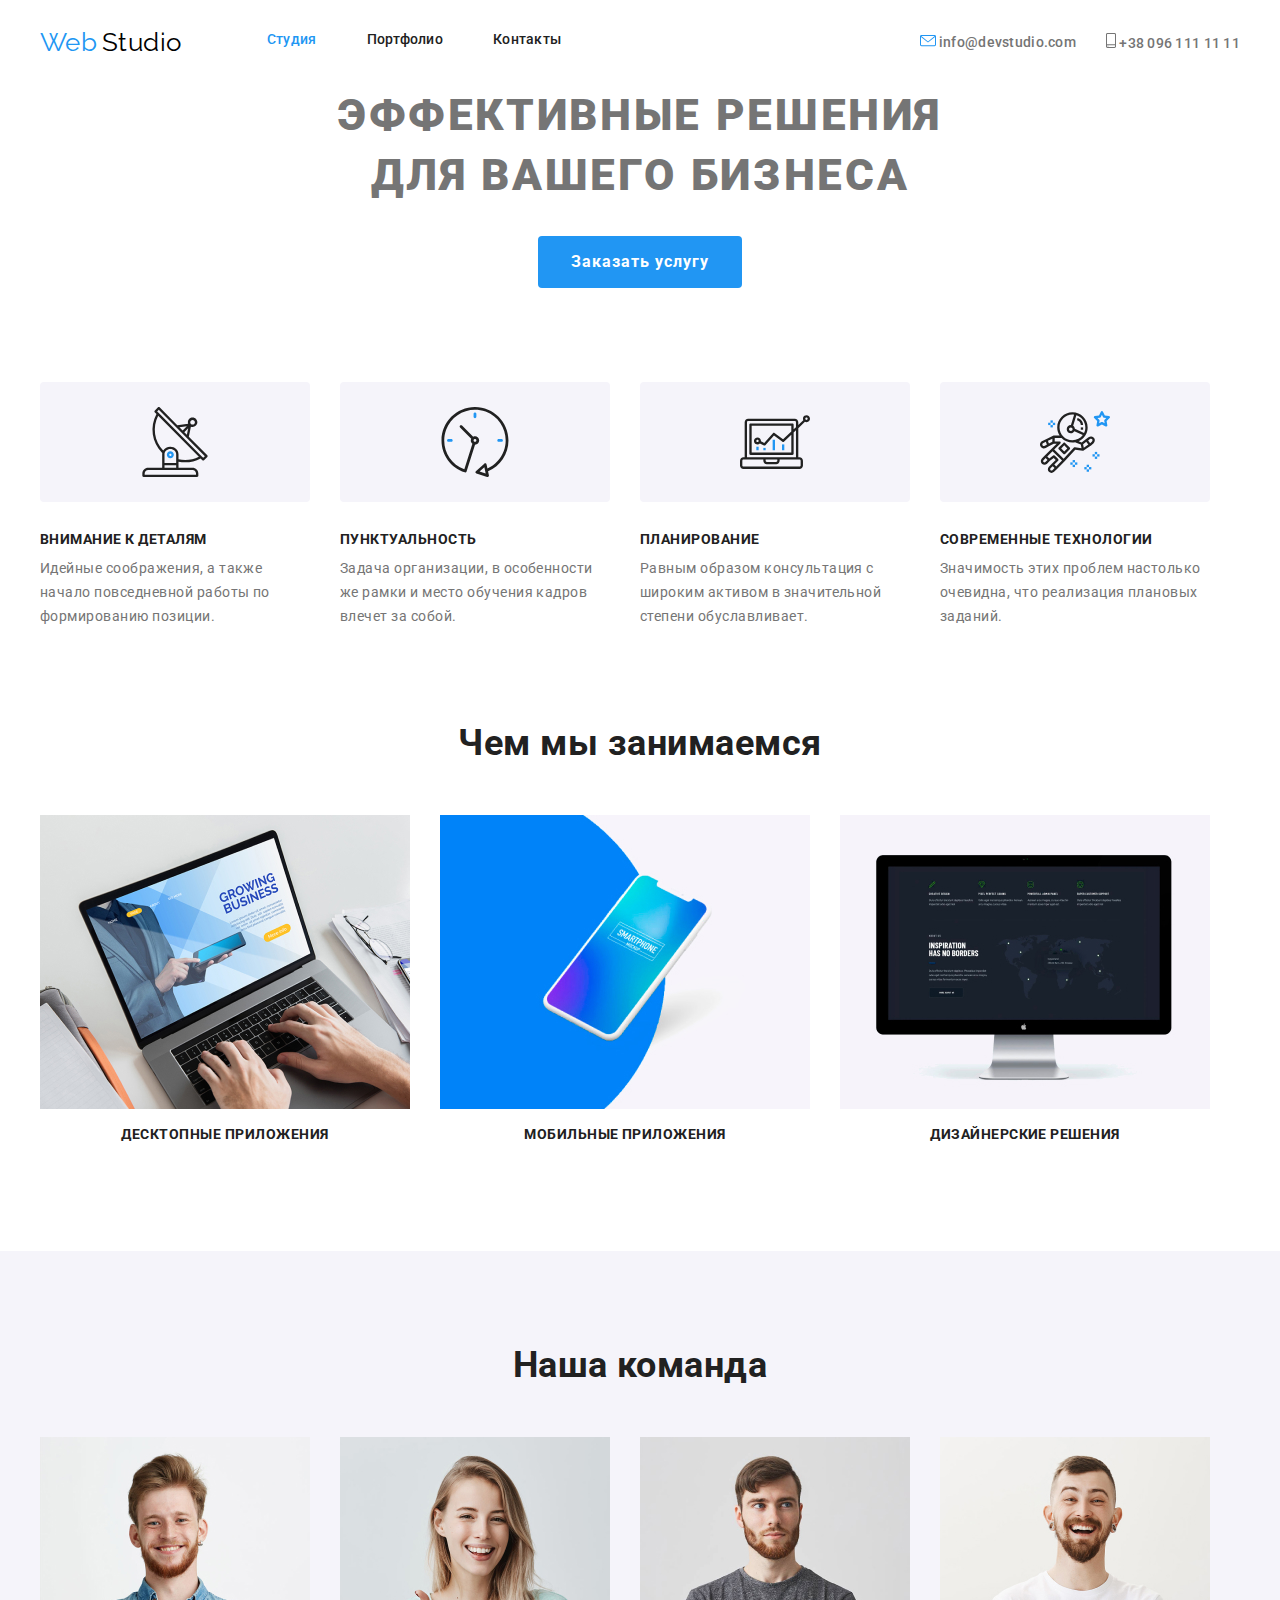
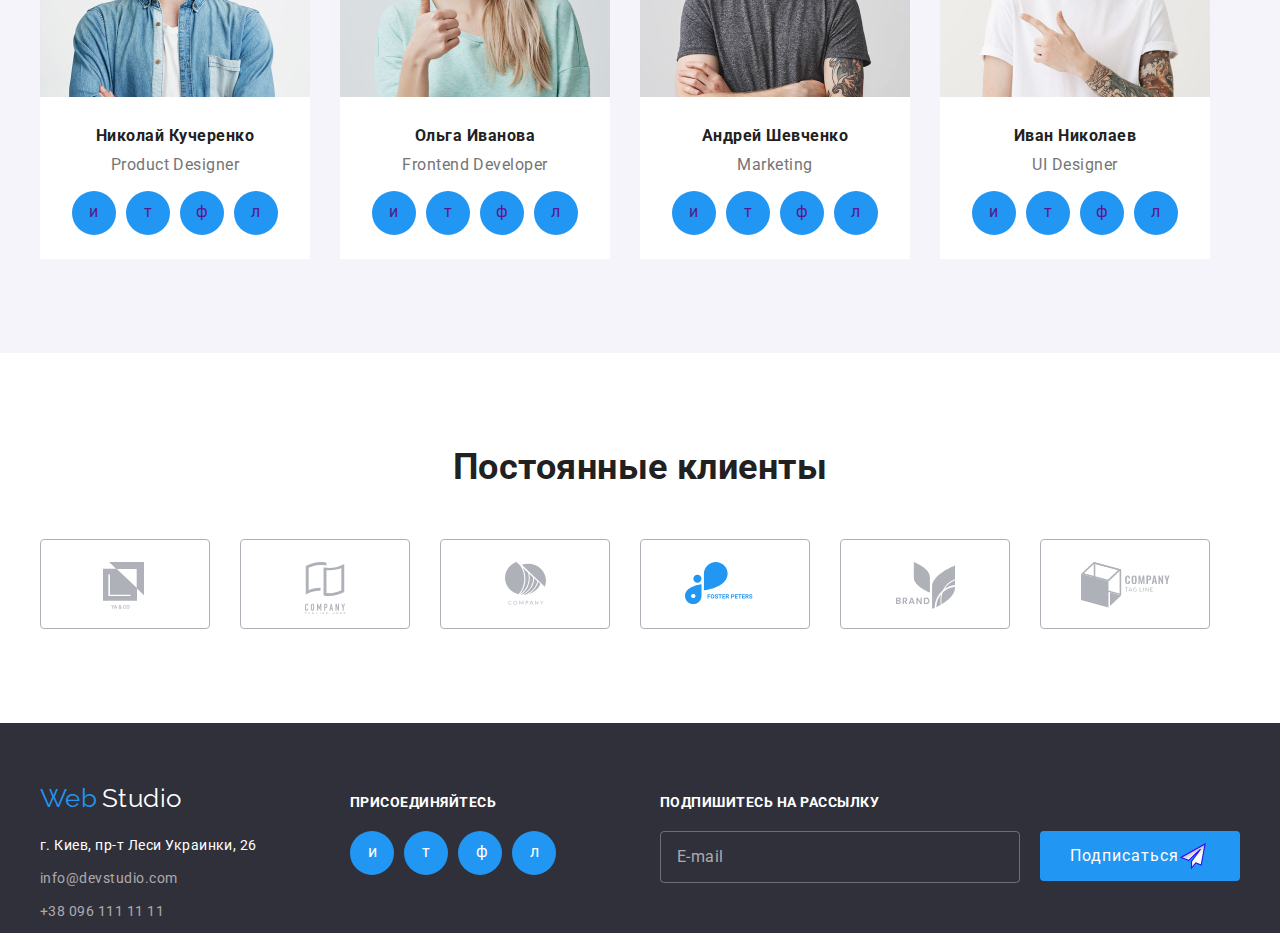
<file: index.html>
<!DOCTYPE html>
<html lang="ru">
  <head>
    <meta charset="UTF-8" />
    <meta name="viewport" content="width=device-width, initial-scale=1.0" />
    <title>Document</title>
    <link
      href="https://fonts.googleapis.com/css2?family=Raleway:wght@700&family=Roboto:wght@400;500;700;900&display=swap"
      rel="stylesheet"
    />
    <link rel="stylesheet" href="./css/normalize.css" />
    <link rel="stylesheet" href="./css/stylies.css" />
  </head>
  <body class="body">
    <!--Шапка страницы-->
    <header class="header">
      <nav class="header-nav">
        <a href="" class="web-studio">
          <span class="web">Web</span> <span class="studio">Studio</span>
        </a>
        <ul class="head-nav">
          <li class="item">
            <a href="./index.html" class="link current"> Студия</a>
          </li>
          <li class="item">
            <a href="./portfolio.html" class="link"> Портфолио</a>
          </li>
          <li class="item"><a href="" class="link"> Контакты</a></li>
        </ul>
        <ul class="head-nav phone">
          <li class="item-phone">
            <a href="mailto:info@devstudio.com" class="link-phone">
              <img src="./img/envelope.svg" alt="значек почты" />
              info@devstudio.com</a
            >
          </li>
          <li class="item-phone">
            <a href="tel:380961111111" class="link-phone"
              ><img src="./img/smartphone.svg" alt="значек телефона" /> +38 096
              111 11 11</a
            >
          </li>
        </ul>
      </nav>
    </header>
    <main class="main">
      <!--Блок с заказом услуг-->
      <section class="section-order">
        <div class="container">
          <h1>Эффективные решения для вашего бизнеса</h1>
          <button class="button">Заказать услугу</button>
        </div>
      </section>
      <!--Блок с преимуществоми нашей компании-->
      <section class="section-advantage">
        <div class="container">
          <ul class="list-advantage">
            <li class="style">
              <div class="icon">
                <img class="img" src="./img/antenna.svg" alt="логотип антены" />
              </div>
              <h2 class="title">Внимание к деталям</h2>
              <p class="text">
                Идейные соображения, а также начало повседневной работы по
                формированию позиции.
              </p>
            </li>
            <li class="style">
              <div class="icon">
                <img class="img" src="./img/clock.svg" alt="логотип часов" />
              </div>
              <h2 class="title">Пунктуальность</h2>
              <p class="text">
                Задача организации, в особенности же рамки и место обучения
                кадров влечет за собой.
              </p>
            </li>
            <li class="style">
              <div class="icon">
                <img
                  class="img"
                  src="./img/diagram.svg"
                  alt="логотип графика"
                />
              </div>
              <h2 class="title">Планирование</h2>
              <p class="text">
                Равным образом консультация с широким активом в значительной
                степени обуславливает.
              </p>
            </li>
            <li class="style">
              <div class="icon">
                <img
                  class="img"
                  src="./img/astronaut.svg"
                  alt="логотип космонафта"
                />
              </div>
              <h2 class="title">Современные технологии</h2>
              <p class="text">
                Значимость этих проблем настолько очевидна, что реализация
                плановых заданий.
              </p>
            </li>
          </ul>
        </div>
      </section>
      <!--Блок с услугами котоые предоставляет наша компания-->
      <section class="section-services">
        <div class="container">
          <h2 class="title">Чем мы занимаемся</h2>
          <ul class="list-services">
            <li class="style">
              <img src="./img/nout.jpg" alt="фото ноутбука" width="370" />
              <h3 class="caption">Десктопные приложения</h3>
            </li>
            <li class="style">
              <img src="./img/telefon.jpg" alt="фото смартфона" width="370" />
              <h3 class="caption">Мобильные приложения</h3>
            </li>
            <li class="style">
              <img
                src="./img/monitor.jpg"
                alt="фото экрана монитора"
                width="370"
              />
              <h3 class="caption">Дизайнерские решения</h3>
            </li>
          </ul>
        </div>
      </section>
      <!--Блок с нашей командой -->
      <section class="section-team">
        <div class="container">
          <h2 class="title">Наша команда</h2>
          <ul class="list-team">
            <li class="style">
              <img
                class="style-img"
                src="./our_team/Nikolai.jpg"
                alt=" фото Николая Кучеренко"
                width="270"
              />
              <h3 class="caption">Николай Кучеренко</h3>
              <p class="text">Product Designer</p>
              <ul class="social">
                <li class="social-logo">
                  <a href="" aria-label="лого-инстаграма" class="link">и </a>
                </li>
                <li class="social-logo">
                  <a href="" aria-label="лого-твиттера" class="link">т</a>
                </li>
                <li class="social-logo">
                  <a href="" aria-label="лого-фейсбука" class="link">ф</a>
                </li>
                <li class="social-logo">
                  <a href="" aria-label="лого-линкин" class="link">л</a>
                </li>
              </ul>
            </li>
            <li class="style">
              <img
                class="style-img"
                src="./our_team/olga.jpg"
                alt="фото Ольги Ивановой"
                width="270"
              />
              <h3 class="caption">Ольга Иванова</h3>
              <p class="text">Frontend Developer</p>
              <ul class="social">
                <li class="social-logo">
                  <a href="" aria-label="лого-инстаграма" class="link">и </a>
                </li>
                <li class="social-logo">
                  <a href="" aria-label="лого-твиттера" class="link">т</a>
                </li>
                <li class="social-logo">
                  <a href="" aria-label="лого-фейсбука" class="link">ф</a>
                </li>
                <li class="social-logo">
                  <a href="" aria-label="лого-линкин" class="link">л</a>
                </li>
              </ul>
            </li>
            <li class="style">
              <img
                class="style-img"
                src="./our_team/Andrei.jpg"
                alt="фото Андрея Шевченко"
                width="270"
              />
              <h3 class="caption">Андрей Шевченко</h3>
              <p class="text">Marketing</p>
              <ul class="social">
                <li class="social-logo">
                  <a href="" aria-label="лого-инстаграма" class="link">и </a>
                </li>
                <li class="social-logo">
                  <a href="" aria-label="лого-твиттера" class="link">т</a>
                </li>
                <li class="social-logo">
                  <a href="" aria-label="лого-фейсбука" class="link">ф</a>
                </li>
                <li class="social-logo">
                  <a href="" aria-label="лого-линкин" class="link">л</a>
                </li>
              </ul>
            </li>
            <li class="style">
              <img
                class="style-img"
                src="./our_team/Ivan.jpg"
                alt="фото Ивана Николаева"
                width="270"
              />
              <h3 class="caption">Иван Николаев</h3>
              <p class="text">UI Designer</p>
              <ul class="social">
                <li class="social-logo">
                  <a href="" aria-label="лого-инстаграма" class="link">и </a>
                </li>
                <li class="social-logo">
                  <a href="" aria-label="лого-твиттера" class="link">т</a>
                </li>
                <li class="social-logo">
                  <a href="" aria-label="лого-фейсбука" class="link">ф</a>
                </li>
                <li class="social-logo">
                  <a href="" aria-label="лого-линкин" class="link">л</a>
                </li>
              </ul>
            </li>
          </ul>
        </div>
      </section>
      <!--Блок с компаниями которые получили наши услуги-->
      <section class="section-firm">
        <div class="container">
          <h2 class="title">Постоянные клиенты</h2>
          <ul class="list-firm">
            <li class="style">
              <a href=""
                ><img
                  class="img"
                  src="./clientele/logo-1.svg"
                  alt="логотип компании 1"
              /></a>
            </li>
            <li class="style">
              <a href=""
                ><img
                  class="img"
                  src="./clientele/logo-2.svg"
                  alt="логотип компании 2"
              /></a>
            </li>
            <li class="style">
              <a href=""
                ><img
                  class="img"
                  src="./clientele/logo-3.svg"
                  alt="логотип компании 3"
              /></a>
            </li>
            <li class="style">
              <a href=""
                ><img
                  class="img"
                  src="./clientele/logo-4.svg"
                  alt="логотип компании 4"
              /></a>
            </li>
            <li class="style">
              <a href=""
                ><img
                  class="img"
                  src="./clientele/logo-5.svg"
                  alt="логотип компании 5"
              /></a>
            </li>
            <li class="style">
              <a href=""
                ><img
                  class="img"
                  src="./clientele/logo-6.svg"
                  alt="логотип компании 6"
              /></a>
            </li>
          </ul>
        </div>
      </section>
    </main>
    <!--Подвал страницы-->
    <footer class="footer">
      <div class="container">
        <ul class="footer-list">
          <li class="style">
            <a href="" class="web-studio-footer">
              <span class="web">Web</span> <span class="studio">Studio</span>
            </a>
            <address>
              <p class="text">г. Киев, пр-т Леси Украинки, 26</p>
              <ul>
                <li>
                  <a href="mailto:info@devstudio.com" class="link-phone"
                    >info@devstudio.com</a
                  >
                </li>
                <li>
                  <a href="tel:380961111111" class="link-phone"
                    >+38 096 111 11 11</a
                  >
                </li>
              </ul>
            </address>
          </li>
          <li class="style">
            <h2 class="title">присоединяйтесь</h2>
            <ul class="footer-logo">
              <li class="footer-list">
                <a href="" aria-label="логотип-инстаграма" class="link">и</a>
              </li>
              <li class="footer-list">
                <a href="" aria-label="логотип-твиттера" class="link">т</a>
              </li>
              <li class="footer-list">
                <a href="" aria-label="логотип-фейсбука" class="link">ф</a>
              </li>
              <li class="footer-list">
                <a href="" aria-label="логотип-линкин" class="link">л</a>
              </li>
            </ul>
          </li>
          <li class="style subscription">
            <h2 class="title">Подпишитесь на рассылку</h2>
            <p class="mail">E-mail</p>
          </li>
          <li class="style">
            <button class="footer-btn" type="button">
              Подписаться
              <img src="./logo/icon-send.svg" alt="логотип отправки почты" />
            </button>
          </li>
        </ul>
      </div>
    </footer>
  </body>
</html>
</file>
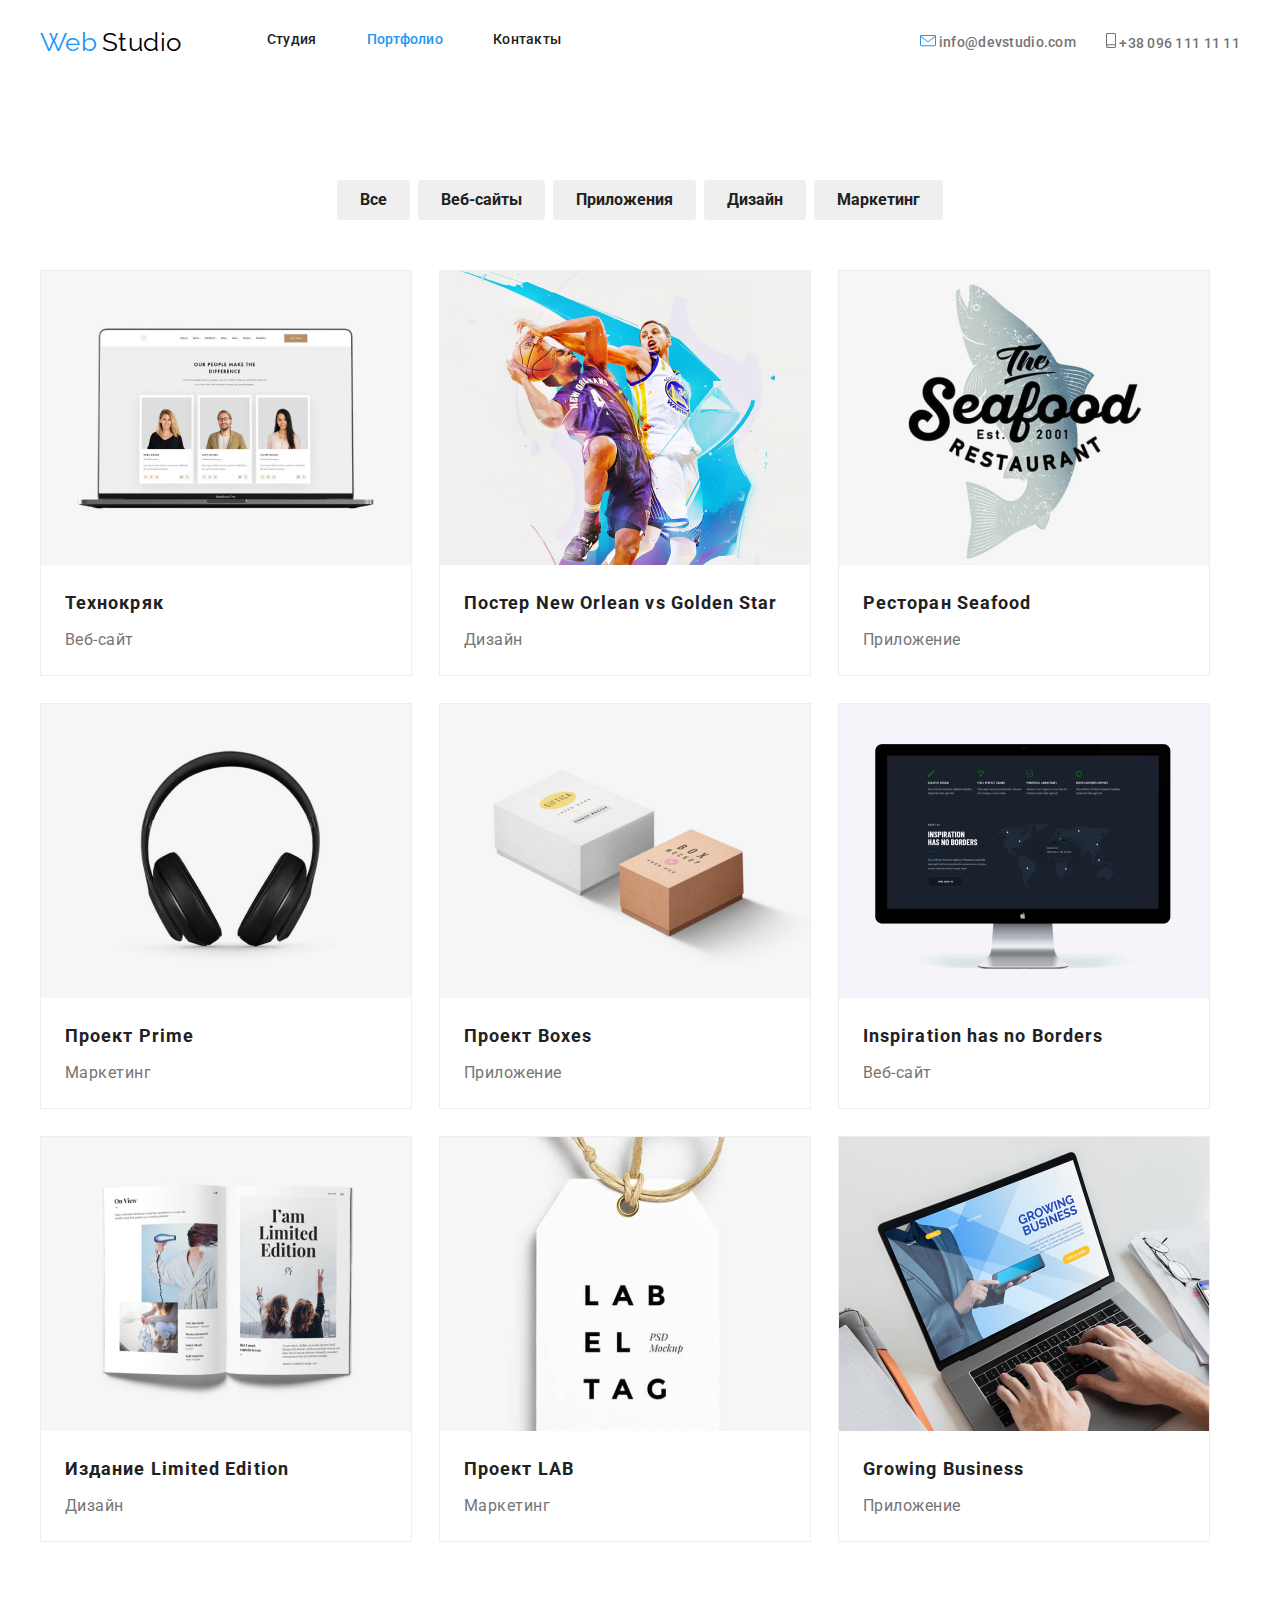
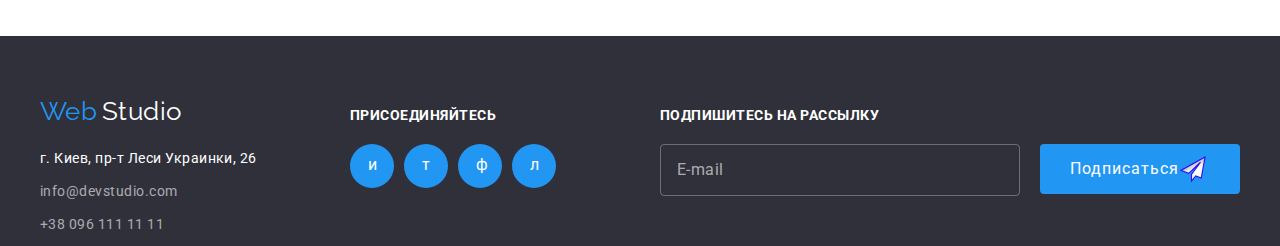
<file: portfolio.html>
<!DOCTYPE html>
<html lang="ru">
  <head>
    <meta charset="UTF-8" />
    <meta name="viewport" content="width=device-width, initial-scale=1.0" />
    <title>Document</title>
    <link
      href="https://fonts.googleapis.com/css2?family=Raleway:wght@700&family=Roboto:wght@400;500;700;900&display=swap"
      rel="stylesheet"
    />
    <link rel="stylesheet" href="./css/normalize.css" />
    <link rel="stylesheet" href="./css/stylies.css" />
  </head>
  <body class="body">
    <!--Шапка страницы-->
    <header class="header">
      <nav class="header-nav">
        <a href="" class="web-studio">
          <span class="web">Web</span> <span class="studio">Studio</span>
        </a>
        <ul class="head-nav">
          <li class="item">
            <a href="./index.html" class="link"> Студия</a>
          </li>
          <li class="item">
            <a href="./portfolio.html" class="link current"> Портфолио</a>
          </li>
          <li class="item"><a href="" class="link"> Контакты</a></li>
        </ul>
        <ul class="head-nav phone">
          <li class="item-phone">
            <a href="mailto:info@devstudio.com" class="link-phone">
              <img src="./img/envelope.svg" alt="значек почты" />
              info@devstudio.com</a
            >
          </li>
          <li class="item-phone">
            <a href="tel:380961111111" class="link-phone"
              ><img src="./img/smartphone.svg" alt="значек телефона" /> +38 096
              111 11 11</a
            >
          </li>
        </ul>
      </nav>
    </header>
    <main>
      <!--Секция с навигационными кнопками-->
      <section class="section-nav">
        <div class="container">
          <h1 class="hidden"><span class="visibility">Примеры работ</span></h1>
          <ul class="nav-btn">
            <li class="btn-list">
              <button class="button-nav" type="button">Все</button>
            </li>
            <li class="btn-list">
              <button class="button-nav" type="button">Веб-сайты</button>
            </li>
            <li class="btn-list">
              <button class="button-nav" type="button">Приложения</button>
            </li>
            <li class="btn-list">
              <button class="button-nav" type="button">Дизайн</button>
            </li>
            <li class="btn-list">
              <button class="button-nav" type="button">Маркетинг</button>
            </li>
          </ul>
        </div>
      </section>
      <!--Секция с примерами работ-->
      <section class="section-work">
        <div class="container">
          <ul class="work-list">
            <li class="work-item">
              <a href="" class="link">
                <img
                  class="style-img"
                  src="./portfolio/texnokrjak.jpg"
                  alt="ноутбук с вебсайтом"
                  width="370"
                />
                <h2 class="title">Технокряк</h2>
                <p class="text">Веб-сайт</p>
                <!--<p class="caption">
                  Технокряк это современная площадка распространения
                  коронавируса. Компании используют эту платформу для цифрового
                  шпионажа и атак на защищённые сервера конкурентов.
                </p>-->
              </a>
            </li>
            <li class="work-item">
              <a href="" class="link">
                <img
                  class="style-img"
                  src="./portfolio/new-orlean-vs-golden-star.jpg"
                  alt="баскетболисты с мячем"
                  width="370"
                />
                <h2 class="title">Постер New Orlean vs Golden Star</h2>
                <p class="text">Дизайн</p>
                <!--<p class="caption">
                  Технокряк это современная площадка распространения
                  коронавируса. Компании используют эту платформу для цифрового
                  шпионажа и атак на защищённые сервера конкурентов.
                </p>-->
              </a>
            </li>
            <li class="work-item">
              <a href="" class="link">
                <img
                  class="style-img"
                  src="./portfolio/seafood.jpg"
                  alt="вывеска рыбного ресторана"
                  width="370"
                />
                <h2 class="title">Ресторан Seafood</h2>
                <p class="text">Приложение</p>
                <!--<p class="caption">
                  Технокряк это современная площадка распространения
                  коронавируса. Компании используют эту платформу для цифрового
                  шпионажа и атак на защищённые сервера конкурентов.
                </p>-->
              </a>
            </li>
            <li class="work-item">
              <a href="" class="link">
                <img
                  class="style-img"
                  src="./portfolio/Prime.jpg"
                  alt="картинка с наушники"
                  width="370"
                />
                <h2 class="title">Проект Prime</h2>
                <p class="text">Маркетинг</p>
                <!--<p class="caption">
                  Технокряк это современная площадка распространения
                  коронавируса. Компании используют эту платформу для цифрового
                  шпионажа и атак на защищённые сервера конкурентов.
                </p>-->
              </a>
            </li>
            <li class="work-item">
              <a href="" class="link">
                <img
                  class="style-img"
                  src="./portfolio/Boxes.jpg"
                  alt="картинка с коробками"
                  width="370"
                />
                <h2 class="title">Проект Boxes</h2>
                <p class="text">Приложение</p>
                <!--<p class="caption">
                  Технокряк это современная площадка распространения
                  коронавируса. Компании используют эту платформу для цифрового
                  шпионажа и атак на защищённые сервера конкурентов.
                </p>-->
              </a>
            </li>
            <li class="work-item">
              <a href="" class="link">
                <img
                  class="style-img"
                  src="./portfolio/Inspiration-has-no-Borders.jpg"
                  alt="монитор с вебсайтом"
                  width="370"
                />
                <h2 class="title">Inspiration has no Borders</h2>
                <p class="text">Веб-сайт</p>
                <!--<p class="caption">
                  Технокряк это современная площадка распространения
                  коронавируса. Компании используют эту платформу для цифрового
                  шпионажа и атак на защищённые сервера конкурентов.
                </p>-->
              </a>
            </li>
            <li class="work-item">
              <a href="" class="link">
                <img
                  class="style-img"
                  src="./portfolio/Limited-Edition.jpg"
                  alt="картинка с журналом"
                  width="370"
                />
                <h2 class="title">Издание Limited Edition</h2>
                <p class="text">Дизайн</p>
                <!--<p class="caption">
                  Технокряк это современная площадка распространения
                  коронавируса. Компании используют эту платформу для цифрового
                  шпионажа и атак на защищённые сервера конкурентов.
                </p>-->
              </a>
            </li>
            <li class="work-item">
              <a href="" class="link">
                <img
                  class="style-img"
                  src="./portfolio/LAB.jpg"
                  alt="картинка с физиткой"
                  width="370"
                />
                <h2 class="title">Проект LAB</h2>
                <p class="text">Маркетинг</p>
                <!--<p class="caption">
                  Технокряк это современная площадка распространения
                  коронавируса. Компании используют эту платформу для цифрового
                  шпионажа и атак на защищённые сервера конкурентов.
                </p>-->
              </a>
            </li>
            <li class="work-item">
              <a href="" class="link">
                <img
                  class="style-img"
                  src="./portfolio/Growing-Business.jpg"
                  alt="картинка с ноутбуком"
                  width="370"
                />
                <h2 class="title">Growing Business</h2>
                <p class="text">Приложение</p>
                <!--<p class="caption">
                  Технокряк это современная площадка распространения
                  коронавируса. Компании используют эту платформу для цифрового
                  шпионажа и атак на защищённые сервера конкурентов.
                </p>-->
              </a>
            </li>
          </ul>
        </div>
      </section>
    </main>
    <!--Подвал страницы-->
    <footer class="footer">
      <div class="container">
        <ul class="footer-list">
          <li class="style">
            <a href="" class="web-studio-footer">
              <span class="web">Web</span> <span class="studio">Studio</span>
            </a>
            <address>
              <p class="text">г. Киев, пр-т Леси Украинки, 26</p>
              <ul>
                <li>
                  <a href="mailto:info@devstudio.com" class="link-phone"
                    >info@devstudio.com</a
                  >
                </li>
                <li>
                  <a href="tel:380961111111" class="link-phone"
                    >+38 096 111 11 11</a
                  >
                </li>
              </ul>
            </address>
          </li>
          <li class="style">
            <h2 class="title">присоединяйтесь</h2>
            <ul class="footer-logo">
              <li class="footer-list">
                <a href="" aria-label="логотип-инстаграма" class="link">и</a>
              </li>
              <li class="footer-list">
                <a href="" aria-label="логотип-твиттера" class="link">т</a>
              </li>
              <li class="footer-list">
                <a href="" aria-label="логотип-фейсбука" class="link">ф</a>
              </li>
              <li class="footer-list">
                <a href="" aria-label="логотип-линкин" class="link">л</a>
              </li>
            </ul>
          </li>
          <li class="style subscription">
            <h2 class="title">Подпишитесь на рассылку</h2>
            <p class="mail">E-mail</p>
          </li>
          <li class="style">
            <button class="footer-btn" type="button">
              Подписаться
              <img src="./logo/icon-send.svg" alt="логотип отправки почты" />
            </button>
          </li>
        </ul>
      </div>
    </footer>
  </body>
</html>
</file>
<file: css/stylies.css>
/* основной цвет #212121 */
/* вторичный цвет #757575 */
/* цвет наведения #2196F3 */

:root {
  --accent-color: #2196f3;
  --main-color: #212121;
  --secondary-color: #757575;
}

.body {
  font-family: "Roboto", sans-serif;
  color: var(--main-color);
  letter-spacing: 0.03em;
}
ul {
  list-style: none;
  margin: 0;
  padding: 0;
}

/*шапка страницы*/

.header-nav {
  display: flex;
  align-items: center;

  width: 1200px;
  margin-left: auto;
  margin-right: auto;
  padding-left: 15px;
  padding-right: 15px;
}

.web-studio {
  text-decoration: none;
}

.web {
  font-family: "Raleway", sans-serif;
  color: var(--accent-color);
  font-size: 26px;
  line-height: 1.2;
}
.studio {
  font-family: "Raleway", sans-serif;
  color: #000000;
  font-size: 26px;
  line-height: 1.2;
}

.head-nav {
  display: flex;
  margin-left: 85px;
}
.head-nav .item + .item {
  margin-left: 50px;
}
.head-nav .item-phone + .item-phone {
  margin-left: 30px;
}
.head-nav.phone {
  margin-left: auto;
}

.head-nav .link {
  display: block;
  padding-top: 32px;
  padding-bottom: 38px;

  font-weight: 500;
  font-size: 14px;
  line-height: 1.14;
  letter-spacing: 0.02em;
  color: var(--main-color);
  text-decoration: none;
}

.head-nav .link.current {
  color: var(--accent-color);
}

.head-nav .link:hover,
.head-nav .link:focus {
  color: var(--accent-color);
}

.head-nav .link-phone {
  color: var(--secondary-color);
  font-size: 14px;
  line-height: 1.14;
  letter-spacing: 0.02em;
  font-weight: 500;
  text-decoration: none;
}
.head-nav .link-phone:hover,
.head-nav .link-phone:focus {
  color: var(--accent-color);
}

.main {
  background-color: #ffffff;
}

/* Блок с заказом услуг */

.container {
  width: 1200px;
  margin-left: auto;
  margin-right: auto;
  padding-left: 15px;
  padding-right: 15px;
  text-align: center;
}

h1 {
  margin-right: auto;
  margin-left: auto;
  margin-top: 0;
  margin-bottom: 30px;
  width: 696px;

  font-weight: 900;
  font-size: 44px;
  line-height: 1.36;
  text-align: center;
  letter-spacing: 0.06em;
  text-transform: uppercase;
  color: var(--secondary-color);
}
.button {
  border-radius: 4px;
  padding: 10px 32px;
  min-width: 200px;
  border: 1px solid transparent;

  font-weight: 700;
  font-size: 16px;
  line-height: 1.87;
  letter-spacing: 0.06em;
  background-color: var(--accent-color);
  color: #ffffff;
}

/* Блок с преимуществоми нашей компании */

.list-advantage {
  display: flex;
  text-align: left;
}
.section-advantage {
  padding-top: 94px;
}
.style {
  width: 270px;
}
.list-advantage .style + .style {
  margin-left: 30px;
}
.icon {
  background-color: #f5f4fa;
  width: 270px;
  height: 120px;
  border-radius: 4px;
  margin-bottom: 30px;
}
.icon .img {
  margin: 25px 100px;
}
.section-advantage .title {
  margin: 0;
  margin-bottom: 10px;

  font-size: 14px;
  line-height: 1.14;
  text-transform: uppercase;
}

.section-advantage .text {
  margin: 0;

  font-size: 14px;
  line-height: 1.71;
  color: var(--secondary-color);
}

/* Блок с услугами котоые предоставляет наша компания */
.section-services {
  padding-top: 94px;
  padding-bottom: 94px;
}
.list-services {
  display: flex;
}
.list-services .style {
  width: 370px;
}
.list-services .style + .style {
  margin-left: 30px;
}

.section-services .title {
  margin: 0;
  margin-bottom: 50px;

  font-size: 36px;
  line-height: 1.16;
  text-align: center;
}

.section-services .caption {
  font-size: 14px;
  line-height: 1.14;
  text-align: center;
  text-transform: uppercase;
}

/* Блок с нашей командой */
.section-team {
  background-color: #f5f4fa;

  height: 702px;
  margin: auto;
}
.list-team {
  display: flex;
}
.list-team .style + .style {
  margin-left: 30px;
}
.list-team .style {
  background-color: #ffffff;
  width: 270px;
  height: 422px;
}
.style-img {
  display: block;
}
.section-team .title {
  padding-top: 94px;
  margin: 0;
  margin-bottom: 50px;
  font-size: 36px;
  line-height: 1.16;
  text-align: center;
}

.section-team .caption {
  margin: 0;
  margin-top: 30px;
  margin-bottom: 10px;

  font-size: 16px;
  line-height: 1.18;
  text-align: center;
}

.section-team .text {
  margin: 0;
  margin-bottom: 16px;

  font-size: 16px;
  line-height: 1.18;
  text-align: center;
  color: var(--secondary-color);
}

.section-team .link:hover,
.section-team .link:focus {
  color: var(--accent-color);
}
.section-team .link {
  display: block;
  text-decoration: none;
  padding: 12px;
}

.social {
  display: flex;
  margin-left: 32px;
  margin-right: 32px;
}
.social-logo {
  margin-left: auto;
  margin-right: auto;
  margin: 0;
  background-color: var(--accent-color);
  width: 44px;
  height: 44px;
  border-radius: 25px;
}

.social .social-logo + .social-logo {
  margin-left: 10px;
}
/*Блок с компаниями которые получили наши услуги*/
.section-firm {
  padding-top: 94px;
  padding-bottom: 94px;
}
.list-firm {
  display: flex;
}
.list-firm .style {
  width: 170px;
  height: 90px;
  border: 1px solid #afb1b8;
  box-sizing: border-box;
  border-radius: 4px;
  padding-top: 22px;
}
.list-firm .style + .style {
  margin-left: 30px;
}

.section-firm .title {
  margin: 0;
  margin-bottom: 50px;

  font-size: 36px;
  line-height: 1.16;
  text-align: center;
}

/*Подвал страницы*/
.container .footer-list {
  display: flex;
}

.footer-list .style {
  text-align: left;
}

.web-studio-footer {
  display: block;
  padding-top: 60px;
  padding-bottom: 20px;
  text-decoration: none;
}

.footer {
  background-color: #2f303a;
}
.container .web-studio {
  text-align: left;
  display: block;
  padding-top: 60px;
  padding-bottom: 20px;
}

.footer .studio {
  font-family: "Raleway", sans-serif;
  color: #ffffff;
  font-size: 26px;
  line-height: 1.2;
  text-decoration: none;
}
.footer-list .style + .style {
  margin-left: 60px;
}

.footer .text {
  margin: 0;
  font-size: 14px;
  line-height: 1.71;
  color: #ffffff;
  font-style: normal;
}

.footer .link-phone {
  display: block;
  text-align: left;
  margin-top: 9px;
  margin-bottom: 9px;

  font-style: normal;
  font-size: 14px;
  line-height: 1.71;
  color: rgba(255, 255, 255, 0.6);
  text-decoration: none;
}

.footer-logo {
  display: flex;
  width: 206px;
  margin: auto;
  margin-right: 0px;
  margin-left: 0px;
}

.footer-logo .footer-list {
  background-color: var(--accent-color);
  width: 44px;
  height: 44px;
  border-radius: 25px;
}
.footer-list .link {
  display: block;
  padding-top: 12px;
  padding-left: 18px;
  color: #ffffff;
}

.footer-logo .footer-list + .footer-list {
  margin-left: 10px;
}

.social-logo .link {
  display: block;
  text-decoration: none;
  padding: 12px;
}

.footer .link-phone:hover,
.footer .link-phone:focus {
  color: var(--accent-color);
}

.footer .link {
  text-decoration: none;
}

.footer .link:hover,
.footer .link:focus {
  color: var(--accent-color);
}

.footer .title {
  margin: 0;
  margin-top: 72px;
  margin-bottom: 20px;

  font-size: 14px;
  line-height: 1.14;
  text-transform: uppercase;
  color: #ffffff;
}

.footer .mail {
  display: block;
  width: 47px;
  margin: 0px;
  padding-top: 15px;
  padding-bottom: 15px;
  padding-left: 16px;
  padding-right: 295px;
  border: 1px solid rgba(255, 255, 255, 0.3);

  border-radius: 4px;
  font-size: 16px;
  line-height: 1.25;
  display: flex;
  align-items: center;
  color: rgba(255, 255, 255, 0.6);
}

.footer-btn {
  margin-top: 108px;
  margin-left: 50px;
  padding-left: 29px;

  width: 200px;
  height: 50px;
  background: var(--accent-color);
  border-radius: 4px;
  border: 1px solid transparent;

  color: #ffffff;
  font-size: 16px;
  line-height: 1.87;
  display: flex;
  align-items: center;
  text-align: center;
  letter-spacing: 0.06em;
}
/*Секция с навигационными кнопками*/
.hidden {
  visibility: hidden;
  margin: 0;
  padding: 0;
}
.visibility {
  display: block;
  width: 0px;
  height: 0px;
}
.nav-btn {
  display: flex;
  padding-top: 94px;
  justify-content: center;
}
.nav-btn {
  text-align: center;
}
.nav-btn .btn-list + .btn-list {
  margin-left: 8px;
}

.section-nav .button-nav {
  padding: 6px 22px;

  font-weight: 700;
  font-size: 16px;
  line-height: 1.62;
  border-radius: 4px;
  color: var(--main-color);
  border: 1px solid transparent;
}
.section-nav .button-nav:hover,
.section-nav .button-nav:focus {
  background-color: var(--accent-color);
  color: #ffffff;
}

/*Секция с примерами работ*/
.work-list {
  display: flex;
  flex-wrap: wrap;
}
.work-item {
  width: 370px;
}
.work-list .work-item {
  margin-right: 27px;
  margin-bottom: 27px;
  text-align: left;
  border: 1px solid #eeeeee;
}
.work-list .work-item:nth-child(3n) {
  margin-right: 0px;
}
.work-list .work-item:nth-last-child(-n + 3) {
  margin-bottom: 0px;
}
.section-work {
  padding-top: 50px;
  padding-bottom: 94px;
}
.section-work .caption {
  display: block;
  margin: 0;

  margin-right: 24px;
  margin-left: 24px;
  font-size: 18px;
  line-height: 1.55;
  color: var(--secondary-color);
}
.section-work .title {
  display: block;
  margin: 0;
  margin-right: 24px;
  margin-left: 24px;
  margin-top: 20px;
  margin-bottom: 4px;

  font-size: 18px;
  line-height: 2;
  letter-spacing: 0.06em;
  font-weight: 700;
  color: var(--main-color);
}

.section-work .text {
  display: block;
  margin: 0;

  margin-right: 24px;
  margin-left: 24px;
  margin-bottom: 20px;

  font-size: 16px;
  line-height: 1.87;
  color: var(--secondary-color);
}
.section-work .link {
  text-decoration: none;
}
</file>
